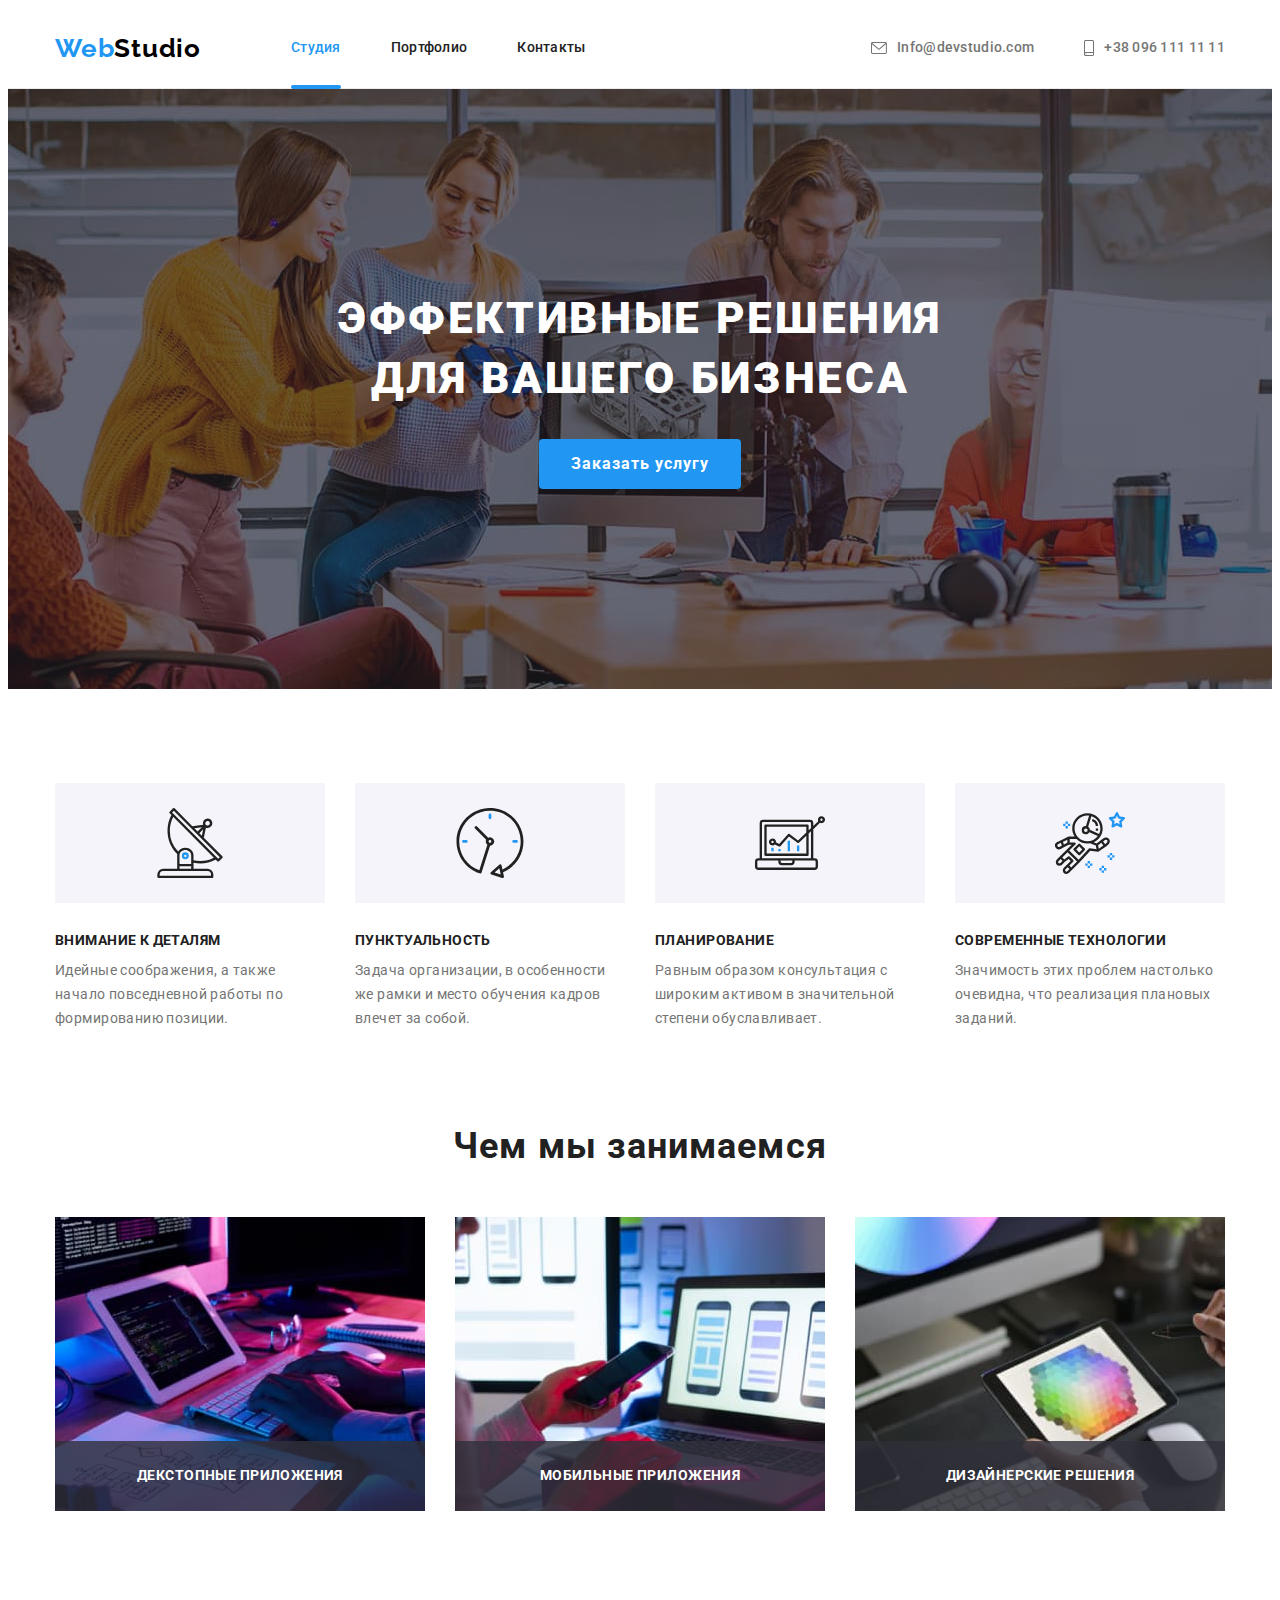
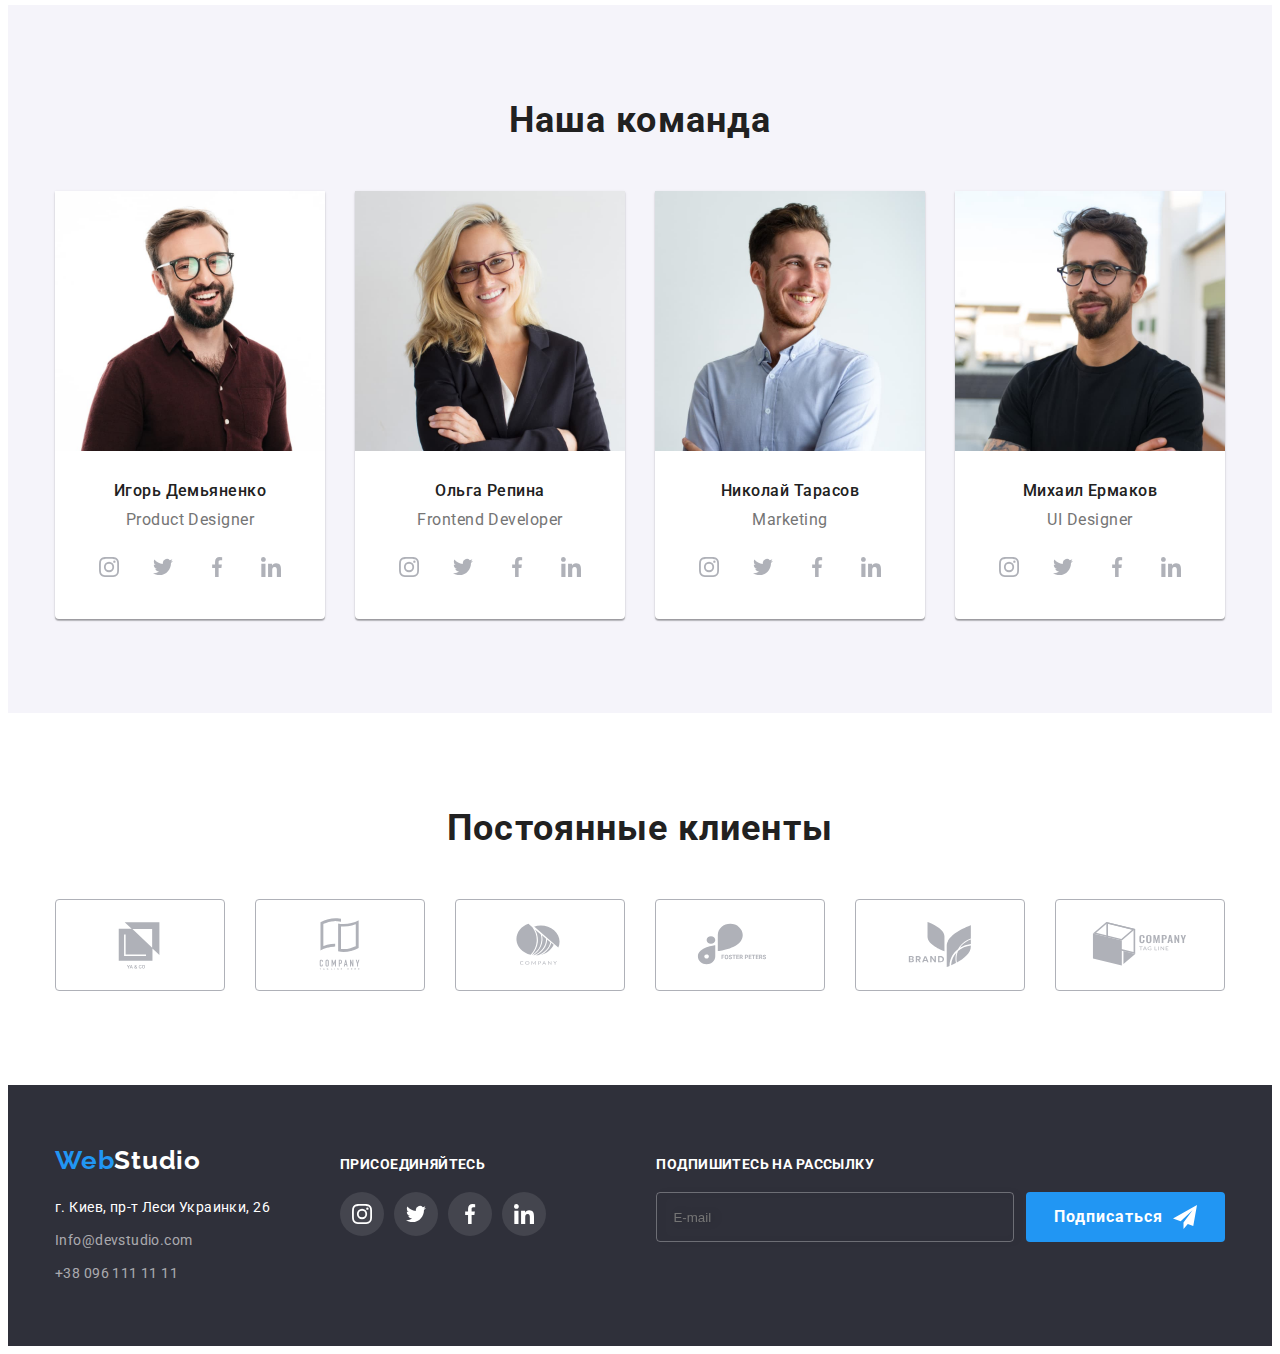
<file: index.html>
<!DOCTYPE html>
<html lang="ru">

<head>
    <meta charset="UTF-8">
    <meta http-equiv="X-UA-Compatible" content="IE=edge" />
    <meta name="viewport" content="width=device-width, initial-scale=1.0" />
    <title>Web Studio</title>
    <link rel="preconnect" href="https://fonts.googleapis.com" />
    <link rel="preconnect" href="https://fonts.gstatic.com" crossorigin />
    <link
        href="https://fonts.googleapis.com/css2?family=Raleway:wght@700&family=Roboto:wght@400;500;700;900&display=swap"
        rel="stylesheet" />
    <link rel="stylesheet" href="https://cdnjs.cloudflare.com/ajax/libs/modern-normalize/1.1.0/modern-normalize.min.css"
        integrity="sha512-wpPYUAdjBVSE4KJnH1VR1HeZfpl1ub8YT/NKx4PuQ5NmX2tKuGu6U/JRp5y+Y8XG2tV+wKQpNHVUX03MfMFn9Q=="
        crossorigin="anonymous" referrerpolicy="no-referrer" />
    <link rel="stylesheet" href="./css/style.css" />
</head>

<body>
    <!--Header-->
    <header class="header">
        <div class="container header-container">
            <nav class="header-nav">
                <a href="" class="header-logo link"><span class="logo-span">Web</span>Studio</a>
                <ul class="header-list list">
                    <li class="header-item">
                        <a class="header-link current link" href="./index.html">Студия</a>
                    </li>
                    <li class="header-item">
                        <a class="header-link link" href="./porfolio.html">Портфолио</a>
                    </li>
                    <li class="header-item">
                        <a class="header-link link" href="">Контакты</a>
                    </li>
                </ul>
            </nav>

            <ul class="header-contact-list list">
                <li class="header-item-contact">
                    <a class="header-link-contakt link" href="mailto:info@devstudio.com">
                        <svg class="header-svg" width="16px" height="12px">
                            <use href="./images/symbol-defs.svg#icon-envelope">
                            </use>
                        </svg>
                        Info@devstudio.com
                    </a>
                </li>
                <li class="header-item-contact"><a class="header-link-contakt phone link" href="tel:+380961111111">
                        <svg class="header-svg" width="10px" height="16px">
                            <use href="./images/symbol-defs.svg#icon-smartphone">
                            </use>
                        </svg>

                        +38 096 111 11 11</a></li>
            </ul>
        </div>
    </header>
    <!--Main-->
    <main class="main">
        <!--Heroy-->
        <section class="section-heroy overlay">
            <div class="container heroy-container">
                <h1 class="heroy-title">эффективные решения для вашего бизнеса</h1>
                <button data-modal-open class="section-heroy-bt bt" type="button">Заказать услугу</button>
            </div>
        </section>
        <!--Zest-->
        <section class="section">
            <div class="container zest-container">
                <h2 class="section-title-two-hidden" hidden>описание изюминок студии</h2>
                <ul class="zest-list list">
                    <li class="zest-item">
                        <div class="zest-icon">
                            <svg class="zest-icon-item" width="70px" height="70px">
                                <use href="./images/symbol-defs.svg#icon-antenna-1" class="zest-svg">
                                </use>
                            </svg>
                        </div>
                        <h3 class="zest-item-three">внимание к деталям</h3>
                        <p class="zest-p">Идейные соображения, а также начало повседневной работы по формированию
                            позиции.
                        </p>
                    </li>
                    <li class="zest-item icon-clock">
                        <div class="zest-icon">
                            <svg class="zest-icon-item" width="70px" height="70px">
                                <use href="./images/symbol-defs.svg#icon-clock-1" class="zest-svg">
                                </use>
                            </svg>
                        </div>
                        <h3 class="zest-item-three">пунктуальность</h3>
                        <p class="zest-p">Задача организации, в особенности же рамки и место обучения кадров влечет за
                            собой.</p>
                    </li>
                    <li class="zest-item icon-diagram">
                        <div class="zest-icon">
                            <svg class="zest-icon-item" width="70px" height="70px">
                                <use href="./images/symbol-defs.svg#icon-diagram-1" class="zest-svg">
                                </use>
                            </svg>
                        </div>
                        <h3 class="zest-item-three">планирование</h3>
                        <p class="zest-p">Равным образом консультация с широким активом в значительной степени
                            обуславливает.</p>
                    </li>
                    <li class="zest-item icon-astronaut">
                        <div class="zest-icon">
                            <svg class="zest-icon-item" width="70px" height="70px">
                                <use href="./images/symbol-defs.svg#icon-astronaut-1" class="zest-svg">
                                </use>
                            </svg>
                        </div>
                        <h3 class="zest-item-three">современные технологии</h3>
                        <p class="zest-p">Значимость этих проблем настолько очевидна, что реализация плановых заданий.
                        </p>
                    </li>
                </ul>
            </div>
        </section>
        <!--About-->
        <section class=" section section-about">
            <div class="container about-container">
                <h2 class="section-title-two about">Чем мы занимаемся</h2>
                <ul class="about-list list">
                    <li class="about-img">
                        <div class="about-signature"><img src="./images/about-img-1.jpg" alt="разработка сайта"
                                width="370" height="294">
                            <p class="about-signature-text">ДЕКСТОПНЫЕ ПРИЛОЖЕНИЯ</p>
                        </div>
                    </li>
                    <li class="about-img">
                        <div class="about-signature"><img src="./images/about-img-2.jpg" alt="оптимизация для телефонов"
                                width="370" height="294">
                            <p class="about-signature-text">МОБИЛЬНЫЕ ПРИЛОЖЕНИЯ</p>
                        </div>
                    </li>
                    <li class="about-img">
                        <div class="about-signature"><img src="./images/about-img-3.jpg" alt="оптимизация для планшетов"
                                width="370" height="294">
                            <p class="about-signature-text">ДИЗАЙНЕРСКИЕ РЕШЕНИЯ</p>
                        </div>
                    </li>
                </ul>
            </div>
        </section>
        <!--Our team-->
        <section class="section section-team">
            <div class="container team-container">
                <h2 class="section-title-two">Наша команда</h2>
                <ul class="team-list list">
                    <li class="team-item">
                        <img class="team-img" src="./images/team-img-1.jpg" alt="Игорь Демьяненко" width="270"
                            height="260">
                        <div class="team-name">
                            <h3 class="team-title-three">Игорь Демьяненко</h3>
                            <p class="team-p">Product Designer</p>
                            <ul class="soc-list list">
                                <li class="soc-item">
                                    <a href="" class="soc-link link">
                                        <svg class="svg-soc" width="20px" height="20px">
                                            <use href="./images/symbol-defs.svg#icon-instagram" class="svg-soc-icon">
                                            </use>
                                        </svg>
                                    </a>
                                </li>
                                <li class="soc-item">
                                    <a href="" class="soc-link link">
                                        <svg class="svg-soc" width="20px" height="20px">
                                            <use href="./images/symbol-defs.svg#icon-twitter" class="svg-soc-icon">
                                            </use>
                                        </svg>
                                    </a>
                                </li>
                                <li class="soc-item">
                                    <a href="" class="soc-link link">
                                        <svg class="svg-soc" width="20px" height="20px">
                                            <use href="./images/symbol-defs.svg#icon-facebook" class="svg-soc-icon">
                                            </use>
                                        </svg>
                                    </a>
                                </li>
                                <li class="soc-item">
                                    <a href="" class="soc-link link">
                                        <svg class="svg-soc" width="20px" height="20px">
                                            <use href="./images/symbol-defs.svg#icon-linkedin" class="svg-soc-icon">
                                            </use>
                                        </svg>
                                    </a>
                                </li>
                            </ul>
                        </div>
                    </li>
                    <li class="team-item">
                        <img class="team-img" src="./images/team-img-2.jpg" alt="Ольга Репина" width="270" height="260">
                        <div class="team-name">
                            <h3 class="team-title-three">Ольга Репина</h3>
                            <p class="team-p">Frontend Developer</p>
                            <ul class="soc-list list">
                                <li class="soc-item">
                                    <a href="" class="soc-link link">
                                        <svg class="svg-soc" width="20px" height="20px">
                                            <use href="./images/symbol-defs.svg#icon-instagram" class="svg-soc-icon">
                                            </use>
                                        </svg>
                                    </a>
                                </li>
                                <li class="soc-item">
                                    <a href="" class="soc-link link">
                                        <svg class="svg-soc" width="20px" height="20px">
                                            <use href="./images/symbol-defs.svg#icon-twitter" class="svg-soc-icon">
                                            </use>
                                        </svg>
                                    </a>
                                </li>
                                <li class="soc-item">
                                    <a href="" class="soc-link link">
                                        <svg class="svg-soc" width="20px" height="20px">
                                            <use href="./images/symbol-defs.svg#icon-facebook" class="svg-soc-icon">
                                            </use>
                                        </svg>
                                    </a>
                                </li>
                                <li class="soc-item">
                                    <a href="" class="soc-link link">
                                        <svg class="svg-soc" width="20px" height="20px">
                                            <use href="./images/symbol-defs.svg#icon-linkedin" class="svg-soc-icon">
                                            </use>
                                        </svg>
                                    </a>
                                </li>
                            </ul>
                        </div>
                    </li>
                    <li class="team-item">
                        <img class="team-img" src="./images/team-img-3.jpg" alt="Николай Тарасов" width="270"
                            height="260">
                        <div class="team-name">
                            <h3 class="team-title-three">Николай Тарасов</h3>
                            <p class="team-p">Marketing</p>
                            <ul class="soc-list list">
                                <li class="soc-item">
                                    <a href="" class="soc-link link">
                                        <svg class="svg-soc" width="20px" height="20px">
                                            <use href="./images/symbol-defs.svg#icon-instagram" class="svg-soc-icon">
                                            </use>
                                        </svg>
                                    </a>
                                </li>
                                <li class="soc-item">
                                    <a href="" class="soc-link link">
                                        <svg class="svg-soc" width="20px" height="20px">
                                            <use href="./images/symbol-defs.svg#icon-twitter" class="svg-soc-icon">
                                            </use>
                                        </svg>
                                    </a>
                                </li>
                                <li class="soc-item">
                                    <a href="" class="soc-link link">
                                        <svg class="svg-soc" width="20px" height="20px">
                                            <use href="./images/symbol-defs.svg#icon-facebook" class="svg-soc-icon">
                                            </use>
                                        </svg>
                                    </a>
                                </li>
                                <li class="soc-item">
                                    <a href="" class="soc-link link">
                                        <svg class="svg-soc" width="20px" height="20px">
                                            <use href="./images/symbol-defs.svg#icon-linkedin" class="svg-soc-icon">
                                            </use>
                                        </svg>
                                    </a>
                                </li>
                            </ul>
                        </div>
                    </li>
                    <li class="team-item">
                        <img class="team-img" src="./images/team-img-4.jpg" alt="Михаил Ермаков" width="270"
                            height="260">
                        <div class="team-name">
                            <h3 class="team-title-three">Михаил Ермаков</h3>
                            <p class="team-p">UI Designer</p>
                            <ul class="soc-list list">
                                <li class="soc-item">
                                    <a href="" class="soc-link link">
                                        <svg class="svg-soc" width="20px" height="20px">
                                            <use href="./images/symbol-defs.svg#icon-instagram" class="svg-soc-icon">
                                            </use>
                                        </svg>
                                    </a>
                                </li>
                                <li class="soc-item">
                                    <a href="" class="soc-link link">
                                        <svg class="svg-soc" width="20px" height="20px">
                                            <use href="./images/symbol-defs.svg#icon-twitter" class="svg-soc-icon">
                                            </use>
                                        </svg>
                                    </a>
                                </li>
                                <li class="soc-item">
                                    <a href="" class="soc-link link">
                                        <svg class="svg-soc" width="20px" height="20px">
                                            <use href="./images/symbol-defs.svg#icon-facebook" class="svg-soc-icon">
                                            </use>
                                        </svg>
                                    </a>
                                </li>
                                <li class="soc-item">
                                    <a href="" class="soc-link link">
                                        <svg class="svg-soc" width="20px" height="20px">
                                            <use href="./images/symbol-defs.svg#icon-linkedin" class="svg-soc-icon">
                                            </use>
                                        </svg>
                                    </a>
                                </li>
                            </ul>
                        </div>
                    </li>
                </ul>
            </div>
        </section>
        <!--Regular customers-->
        <section class="section-customers section">
            <div class="container customers-container">
                <h2 class="section-title-two">Постоянные клиенты</h2>
                <ul class="customers-list list">
                    <li class="customers-item">
                        <a href="" class="customers-link link">
                            <svg class="customers-svg" width="106px" height="60px">
                                <use href="./images/symbol-defs.svg#icon-Logo-1" class="customers-svg-item">
                                </use>
                            </svg>
                        </a>
                    </li>
                    <li class="customers-item">
                        <a href="" class="customers-link link">
                            <svg class="customers-svg" width="106px" height="60px">
                                <use href="./images/symbol-defs.svg#icon-Logo-2" class="customers-svg-item">
                                </use>
                            </svg>
                        </a>
                    </li>
                    <li class="customers-item">
                        <a href="" class="customers-link link">
                            <svg class="customers-svg" width="106px" height="60px">
                                <use href="./images/symbol-defs.svg#icon-Logo-3" class="customers-svg-item">
                                </use>
                            </svg>
                        </a>
                    </li>
                    <li class="customers-item">
                        <a href="" class="customers-link link">
                            <svg class="customers-svg" width="106px" height="60px">
                                <use href="./images/symbol-defs.svg#icon-Logo-4" class="customers-svg-item">
                                </use>
                            </svg>
                        </a>
                    </li>
                    <li class="customers-item">
                        <a href="" class="customers-link link">
                            <svg class="customers-svg" width="106px" height="60px">
                                <use href="./images/symbol-defs.svg#icon-Logo-5" class="customers-svg-item">
                                </use>
                            </svg>
                        </a>
                    </li>
                    <li class="customers-item">
                        <a href="" class="customers-link link">
                            <svg class="customers-svg" width="106px" height="60px">
                                <use href="./images/symbol-defs.svg#icon-Logo-6" class="customers-svg-item">
                                </use>
                            </svg>
                        </a>
                    </li>
                </ul>
            </div>
        </section>

    </main>
    <!--Footer-->
    <footer class="footer">
        <div class="container footer-container">
            <div class="footer-contakt">
                <a href="" class="footer-logo link"><span class="logo-span">Web</span>Studio</a>
                <address class="address">
                    <ul class="footer-list list">
                        <li class="footer-item"><a class="footer-link-adress link" href="">г. Киев, пр-т Леси Украинки,
                                26</a>
                        </li>
                        <li class="footer-item"><a class="footer-link link"
                                href="mailto:info@devstudio.com">Info@devstudio.com</a></li>
                        <li class="footer-item"><a class="footer-link link" href="tel:+380961111111">+38 096 111 11
                                11</a>
                        </li>
                    </ul>
                </address>
            </div>
            <div class="footer-soc">
                <strong class="footer-strong">присоединяйтесь</strong>
                <ul class="footer-soc-list list">
                    <li class="footer-soc-item">
                        <a href="" class="footer-soc-link link">
                            <svg class="svg-soc" width="20px" height="20px">
                                <use href="./images/symbol-defs.svg#icon-instagram" class="svg-soc-icon">
                                </use>
                            </svg>
                        </a>
                    </li>
                    <li class="footer-soc-item">
                        <a href="" class="footer-soc-link link">
                            <svg class="svg-soc" width="20px" height="20px">
                                <use href="./images/symbol-defs.svg#icon-twitter" class="svg-soc-icon">
                                </use>
                            </svg>
                        </a>
                    </li>
                    <li class="footer-soc-item">
                        <a href="" class="footer-soc-link link">
                            <svg class="svg-soc" width="20px" height="20px">
                                <use href="./images/symbol-defs.svg#icon-facebook" class="svg-soc-icon">
                                </use>
                            </svg>
                        </a>
                    </li>
                    <li class="footer-soc-item">
                        <a href="" class="footer-soc-link link">
                            <svg class="svg-soc" width="20px" height="20px">
                                <use href="./images/symbol-defs.svg#icon-linkedin" class="svg-soc-icon">
                                </use>
                            </svg>
                        </a>
                    </li>
                </ul>
            </div>
            <div class="footer-subscribe">
                <strong class="footer-strong">Подпишитесь на рассылку</strong>
                <form class="subscribe" action="#">
                    <div class="subscribe-email">
                        <label class="subscribe-label" for="email"></label>
                        <input type="email" name="email" id="email" placeholder="E-mail" class="subscribe-input" />
                        <button class="section-heroy-bt subscribe-button" type="submit">
                            <span class="subscribe-btn-text">Подписаться</span>
                            <svg class="svg-subscribe" width="24" height="24">
                                <use href="./images/symbol-defs.svg#icon-icon-send-1" class="svg-send">
                                </use>
                            </svg>
                        </button>
                    </div>
                </form>
            </div>
        </div>

    </footer>
    <div data-modal class="backdrop is-hidden">
        <div class="modal">
            <button data-modal-close class="close-button bt" type="button"><svg class="svg-modal" width="11px"
                    height="11px">
                    <use href="./images/symbol-defs.svg#icon-Vector-1"></use>
                </svg>
            </button>
            <form action="#" class="form-modal">
                <p class="modal-title">Оставьте свои данные, мы вам перезвоним</p>
                <div class="form-part">
                    <label class="form-label" for="user-name">Имя</label>
                    <span class="form-modal-spam">
                        <input class="form-input" type="text" name="user-name" id="user-name" />
                        <svg class="form-icon" width="18" height="18">
                            <use class="svg-modal" href="./images/symbol-defs.svg#icon-person-black-18dp-1-1">
                            </use>
                        </svg>
                    </span>
                </div>
                <div class="form-part">
                    <label class="form-label" for="tel">Телефон</label>
                    <span class="form-modal-spam">
                        <input class="form-input" type="tel" name="tel" id="tel" />
                        <svg class="form-icon" width="18" height="18">
                            <use class="svg-modal" href="./images/symbol-defs.svg#icon-phone-black-18dp-1-1">
                            </use>
                        </svg>
                    </span>
                </div>
                <div class="form-part">
                    <label class="form-label" for="user-mail">Почта</label>
                    <span class="form-modal-spam">
                        <input class="form-input" type="email" name="user-mail" id="user-mail" />
                        <svg class="form-icon" width="18" height="18">
                            <use class="svg-modal" href="./images/symbol-defs.svg#icon-email-black-18dp-1-1">
                            </use>
                        </svg>
                    </span>
                </div>
                <div class="form-part form-part-comment">
                    <label class="form-label">Комментарий</label>
                    <textarea
                    name="user-comments"
                    id="user-comments"
                    placeholder="Введите текст"
                    class="form-comments"
                    ></textarea>
                </div>
                <div class="form-modal-checkbox">
                    <input class="modal-checkbox visually-hidden " type="checkbox" id="modal-checkbox" />
                    <label class="form-label-checkbox " for="modal-checkbox">
                        <span class="checkbox-link">
                            <svg class="check-icon" width="11" height="8">
                                <use class="svg-modal" href="./images/symbol-defs.svg#icon-icon-chek">
                                </use>
                            </svg>
                        </span>
                        Соглашаюсь с рассылкой и принимаю&#160;
                        <a class="check-link" href="">Условия договора</a>
                    </label>
                </div>
                <button class="section-heroy-bt modal-btn bt" type="submit">Отправить
                </button>
            </form>
        </div>
    </div>
    <script src="./js/modal.js"></script>


</body>

</html>
</file>
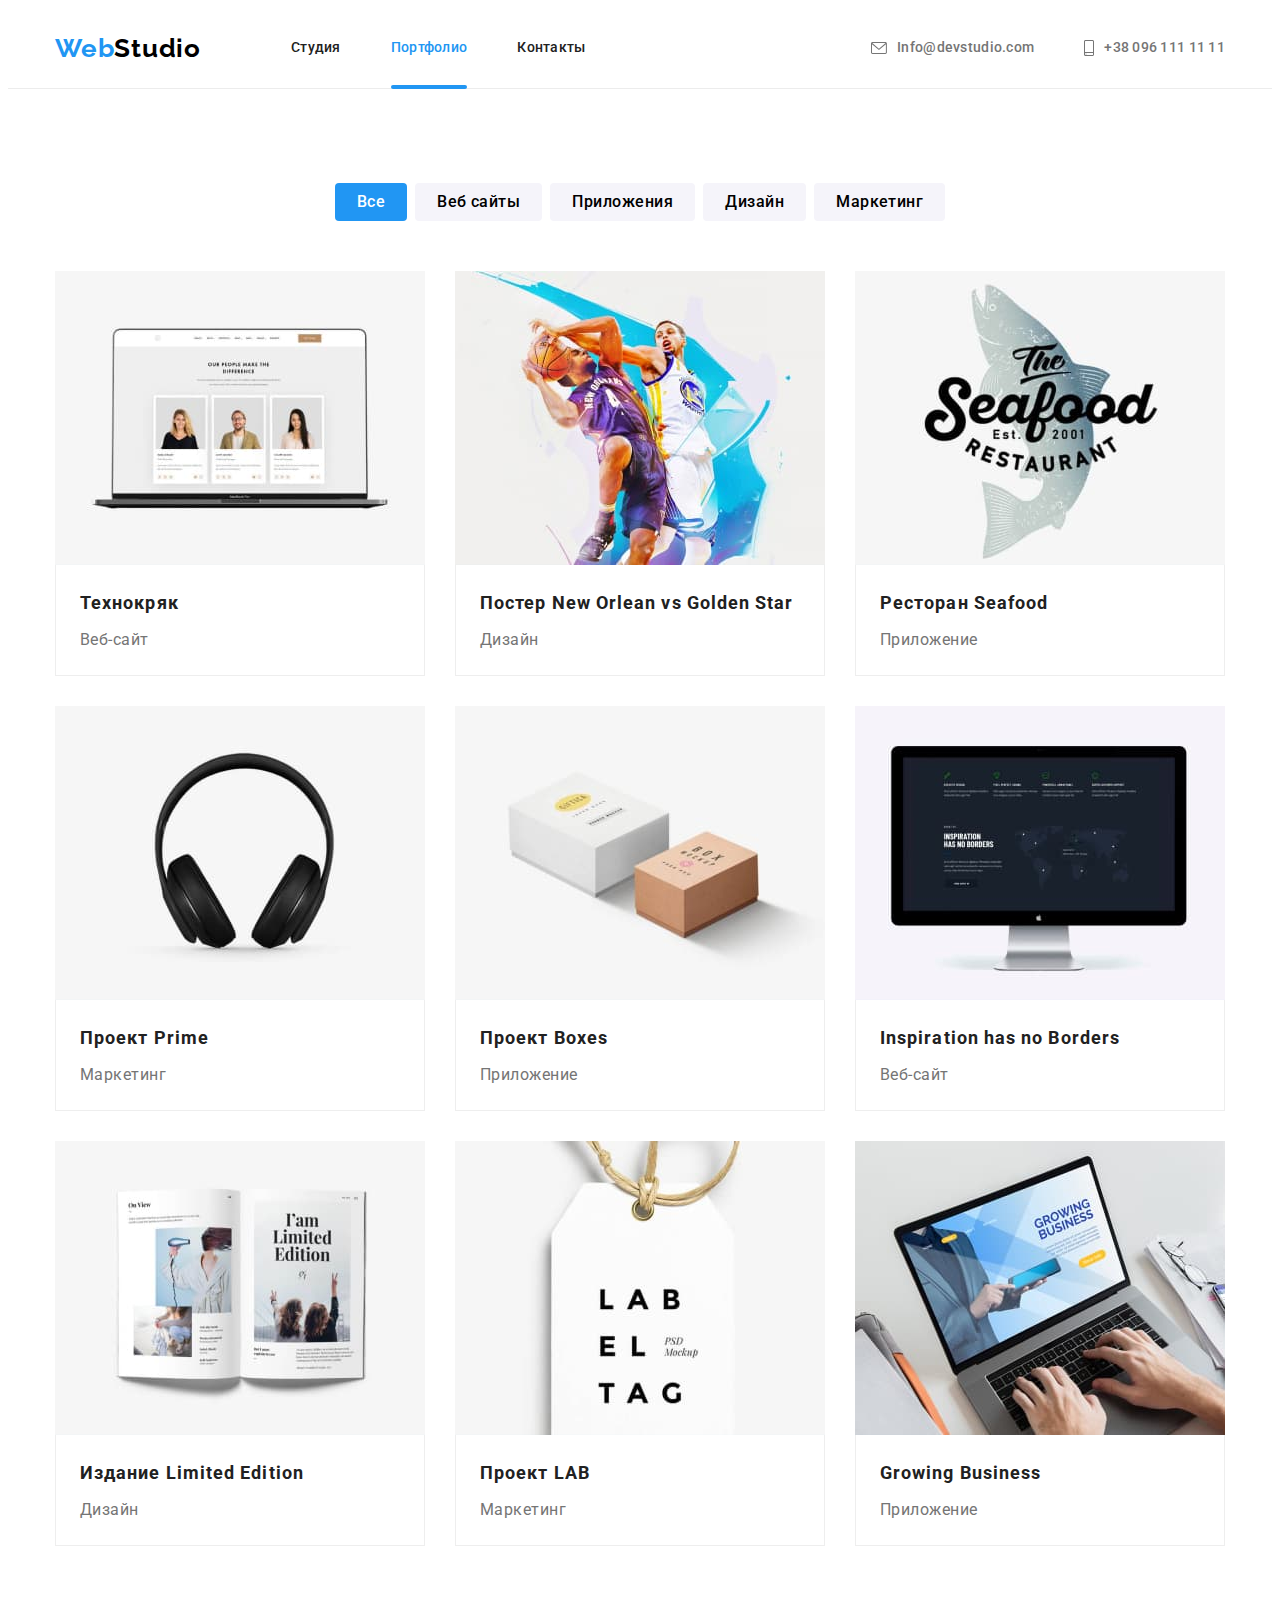
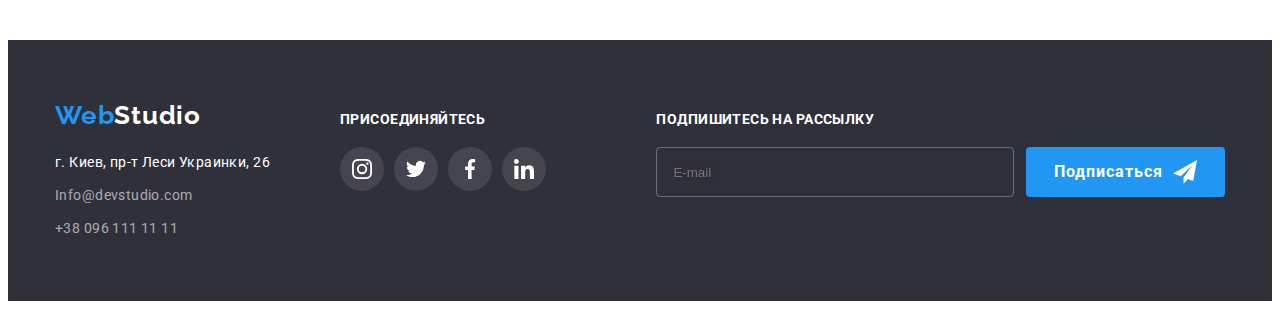
<file: porfolio.html>
<!DOCTYPE html>
<html lang="ru">

<head>
    <meta charset="UTF-8">
    <meta http-equiv="X-UA-Compatible" content="IE=edge" />
    <meta name="viewport" content="width=device-width, initial-scale=1.0" />
    <title>Portfolio</title>
    <link rel="preconnect" href="https://fonts.googleapis.com">
    <link rel="preconnect" href="https://fonts.gstatic.com" crossorigin>
    <link
        href="https://fonts.googleapis.com/css2?family=Raleway:wght@700;900&family=Roboto:wght@400;500;700&display=swap"
        rel="stylesheet">
    <link rel="stylesheet" href="https://cdnjs.cloudflare.com/ajax/libs/modern-normalize/1.1.0/modern-normalize.min.css"
        integrity="sha512-wpPYUAdjBVSE4KJnH1VR1HeZfpl1ub8YT/NKx4PuQ5NmX2tKuGu6U/JRp5y+Y8XG2tV+wKQpNHVUX03MfMFn9Q=="
        crossorigin="anonymous" referrerpolicy="no-referrer" />
    <link rel="stylesheet" href="./css/style.css" />
</head>

<body>
    <!--Header-->
    <header class="header">
        <div class="container header-container">
            <nav class="header-nav">
                <a href="" class="header-logo link"><span class="logo-span">Web</span>Studio</a>
                <ul class="header-list list">
                    <li class="header-item">
                        <a class="header-link link" href="./index.html">Студия</a>
                    </li>
                    <li class="header-item">
                        <a class="header-link current link" href="./porfolio.html">Портфолио</a>
                    </li>
                    <li class="header-item">
                        <a class="header-link link" href="">Контакты</a>
                    </li>
                </ul>
            </nav>

            <ul class="header-contact-list list">
                <li class="header-item-contact">
                    <a class="header-link-contakt link" href="mailto:info@devstudio.com">
                        <svg class="header-svg" width="16px" height="12px">
                            <use href="./images/symbol-defs.svg#icon-envelope">
                            </use>
                        </svg>
                        Info@devstudio.com
                    </a>
                </li>
                <li class="header-item-contact"><a class="header-link-contakt phone link" href="tel:+380961111111">
                        <svg class="header-svg" width="10px" height="16px">
                            <use href="./images/symbol-defs.svg#icon-smartphone">
                            </use>
                        </svg>

                        +38 096 111 11 11</a></li>
            </ul>
        </div>
    </header>
    <!--Main-->
    <main>
        <!--Portfolio-->
        <section class=" section section-portfolio">
            <div class="container portfolio-container">
                <h1 class="portfolio-hidden" hidden>Портфолио</h1>
                <ul class="portfolio-group list">
                    <li class="portfolio-item">
                        <button class="portfolio-bt pcurrent bt" type="button">Все</button>
                    </li>
                    <li class="portfolio-item">
                        <button class="portfolio-bt bt" type="button">Веб сайты</button>
                    </li>
                    <li class="portfolio-item">
                        <button class="portfolio-bt bt" type="button">Приложения</button>
                    </li>
                    <li class="portfolio-item">
                        <button class="portfolio-bt bt" type="button">Дизайн</button>
                    </li>
                    <li class="portfolio-item">
                        <button class="portfolio-bt bt" type="button">Маркетинг</button>
                    </li>
                </ul>
                <ul class="portfolio-list list">
                    <li class="portfolio-all">
                        <a href="" class="portfolio-link link">
                            <div class="portfolio-overlay">
                                <img class="portfolio-img" src="./images/portfolio-all-1.jpg" alt="Технокряк"
                                    width="370" height="294">
                                <div class="portfolio-overlay-text">
                                    <p class="overlay-text">Технокряк это современная площадка распространения
                                        коронавируса. Компании используют эту платформу для цифрового
                                        шпионажа и атак на защищённые сервера конкурентов.</p>
                                </div>
                            </div>
                            <div class="signature">
                                <h2 class="portfolio-title-two">Технокряк</h2>
                                <p class="portfolio-p">Веб-сайт</p>
                            </div>
                        </a>
                    </li>
                    <li class="portfolio-all">
                        <a href="" class="portfolio-link link">
                            <div class="portfolio-overlay">
                                <img class="portfolio-img" src="./images/portfolio-all-2.jpg"
                                    alt="Постер New Orlean vs Golden Star" width="370" height="294">
                                <div class="portfolio-overlay-text">
                                    <p class="overlay-text">Технокряк это современная площадка распространения
                                        коронавируса. Компании используют эту
                                        платформу для цифрового
                                        шпионажа и атак на защищённые сервера конкурентов.</p>
                                </div>
                            </div>
                            <div class="signature">
                                <h2 class="portfolio-title-two">Постер New Orlean vs Golden Star</h2>
                                <p class="portfolio-p">Дизайн</p>
                            </div>
                        </a>
                    </li>
                    <li class="portfolio-all">
                        <a href="" class="portfolio-link link">
                            <div class="portfolio-overlay">
                                <img class="portfolio-img" src="./images/portfolio-all-3.jpg" alt="Ресторан Seafood"
                                    width="370" height="294">
                                <div class="portfolio-overlay-text">
                                    <p class="overlay-text">Технокряк это современная площадка распространения
                                        коронавируса. Компании используют эту
                                        платформу для цифрового
                                        шпионажа и атак на защищённые сервера конкурентов.</p>
                                </div>
                            </div>
                            <div class="signature">
                                <h2 class="portfolio-title-two">Ресторан Seafood</h2>
                                <p class="portfolio-p">Приложение</p>
                            </div>
                        </a>
                    </li>
                    <li class="portfolio-all">
                        <a href="" class="portfolio-link link">
                            <div class="portfolio-overlay">
                                <img class="portfolio-img" src="./images/portfolio-all-4.jpg" alt="Проект Prime"
                                    width="370" height="294">
                                <div class="portfolio-overlay-text">
                                    <p class="overlay-text">Технокряк это современная площадка распространения
                                        коронавируса. Компании используют эту
                                        платформу для цифрового
                                        шпионажа и атак на защищённые сервера конкурентов.</p>
                                </div>
                            </div>
                            <div class="signature">
                                <h2 class="portfolio-title-two">Проект Prime</h2>
                                <p class="portfolio-p">Маркетинг</p>
                            </div>
                        </a>
                    </li>
                    <li class="portfolio-all">
                        <a href="" class="portfolio-link link">
                            <div class="portfolio-overlay">
                                <img class="portfolio-img" src="./images/portfolio-all-5.jpg" alt="Проект Boxes"
                                    width="370" height="294">
                                <div class="portfolio-overlay-text">
                                    <p class="overlay-text">Технокряк это современная площадка распространения
                                        коронавируса. Компании используют эту
                                        платформу для цифрового
                                        шпионажа и атак на защищённые сервера конкурентов.</p>
                                </div>
                            </div>
                            <div class="signature">
                                <h2 class="portfolio-title-two">Проект Boxes</h2>
                                <p class="portfolio-p">Приложение</p>
                            </div>
                        </a>
                    </li>
                    <li class="portfolio-all">
                        <a href="" class="portfolio-link link">
                            <div class="portfolio-overlay">
                                <img class="portfolio-img" src="./images/portfolio-all-6.jpg"
                                    alt="Inspiration has no Borders" width="370" height="294">
                                <div class="portfolio-overlay-text">
                                    <p class="overlay-text">Технокряк это современная площадка распространения
                                        коронавируса. Компании используют эту
                                        платформу для цифрового
                                        шпионажа и атак на защищённые сервера конкурентов.</p>
                                </div>
                            </div>
                            <div class="signature">
                                <h2 class="portfolio-title-two">Inspiration has no Borders</h2>
                                <p class="portfolio-p">Веб-сайт</p>
                            </div>
                        </a>
                    </li>
                    <li class="portfolio-all">
                        <a href="" class="portfolio-link link">
                            <div class="portfolio-overlay">
                                <img class="portfolio-img" src="./images/portfolio-all-7.jpg"
                                    alt="Издание Limited Edition" width="370" height="294">
                                <div class="portfolio-overlay-text">
                                    <p class="overlay-text">Технокряк это современная площадка распространения
                                        коронавируса. Компании используют эту
                                        платформу для цифрового
                                        шпионажа и атак на защищённые сервера конкурентов.</p>
                                </div>
                            </div>
                            <div class="signature">
                                <h2 class="portfolio-title-two">Издание Limited Edition</h2>
                                <p class="portfolio-p">Дизайн</p>
                            </div>
                        </a>
                    </li>
                    <li class="portfolio-all">
                        <a href="" class="portfolio-link link">
                            <div class="portfolio-overlay">
                                <img class="portfolio-img" src="./images/portfolio-all-8.jpg" alt="Проект LAB"
                                    width="370" height="294">
                                <div class="portfolio-overlay-text">
                                    <p class="overlay-text">Технокряк это современная площадка распространения
                                        коронавируса. Компании используют эту
                                        платформу для цифрового
                                        шпионажа и атак на защищённые сервера конкурентов.</p>
                                </div>
                            </div>
                            <div class="signature">
                                <h2 class="portfolio-title-two">Проект LAB</h2>
                                <p class="portfolio-p">Маркетинг</p>
                            </div>
                        </a>
                    </li>
                    <li class="portfolio-all">
                        <a href="" class="portfolio-link link">
                            <div class="portfolio-overlay">
                                <img class="portfolio-img" src="./images/portfolio-all-9.jpg" alt="Growing Business"
                                    width="370" height="294">
                                <div class="portfolio-overlay-text">
                                    <p class="overlay-text">Технокряк это современная площадка распространения
                                        коронавируса. Компании используют эту
                                        платформу для цифрового
                                        шпионажа и атак на защищённые сервера конкурентов.</p>
                                </div>
                            </div>
                            <div class="signature">
                                <h2 class="portfolio-title-two">Growing Business</h2>
                                <p class="portfolio-p">Приложение</p>
                            </div>
                        </a>
                    </li>

                </ul>
            </div>
        </section>
    </main>

    <!--Footer-->
    <footer class="footer">
        <div class="container footer-container">
            <div class="footer-contakt">
                <a href="" class="footer-logo link"><span class="logo-span">Web</span>Studio</a>
                <address class="address">
                    <ul class="footer-list list">
                        <li class="footer-item"><a class="footer-link-adress link" href="">г. Киев, пр-т Леси Украинки,
                                26</a>
                        </li>
                        <li class="footer-item"><a class="footer-link link"
                                href="mailto:info@devstudio.com">Info@devstudio.com</a></li>
                        <li class="footer-item"><a class="footer-link link" href="tel:+380961111111">+38 096 111 11
                                11</a>
                        </li>
                    </ul>
                </address>
            </div>
            <div class="footer-soc">
                <strong class="footer-strong">присоединяйтесь</strong>
                <ul class="footer-soc-list list">
                    <li class="footer-soc-item">
                        <a href="" class="footer-soc-link link">
                            <svg class="svg-soc" width="20px" height="20px">
                                <use href="./images/symbol-defs.svg#icon-instagram" class="svg-soc-icon">
                                </use>
                            </svg>
                        </a>
                    </li>
                    <li class="footer-soc-item">
                        <a href="" class="footer-soc-link link">
                            <svg class="svg-soc" width="20px" height="20px">
                                <use href="./images/symbol-defs.svg#icon-twitter" class="svg-soc-icon">
                                </use>
                            </svg>
                        </a>
                    </li>
                    <li class="footer-soc-item">
                        <a href="" class="footer-soc-link link">
                            <svg class="svg-soc" width="20px" height="20px">
                                <use href="./images/symbol-defs.svg#icon-facebook" class="svg-soc-icon">
                                </use>
                            </svg>
                        </a>
                    </li>
                    <li class="footer-soc-item">
                        <a href="" class="footer-soc-link link">
                            <svg class="svg-soc" width="20px" height="20px">
                                <use href="./images/symbol-defs.svg#icon-linkedin" class="svg-soc-icon">
                                </use>
                            </svg>
                        </a>
                    </li>
                </ul>
            </div>
            <div class="footer-subscribe">
                <strong class="footer-strong">Подпишитесь на рассылку</strong>
                <form class="subscribe" action="#">
                    <div class="subscribe-email">
                        <label class="subscribe-label" for="email"></label>
                        <input type="email" name="email" id="email" placeholder="E-mail" class="subscribe-input" />
                        <button class="section-heroy-bt subscribe-button" type="submit">
                            <span class="subscribe-btn-text">Подписаться</span>
                            <svg class="svg-subscribe" width="24" height="24">
                                <use href="./images/symbol-defs.svg#icon-icon-send-1" class="svg-send">
                                </use>
                            </svg>
                        </button>
                    </div>
                </form>
            </div>
        </div>

    </footer>

</body>

</html>
</file>
<file: css/style.css>
:root {
    --title-secondary-color: #212121;
    --primary-text-color: #757575;
    --accent-color: #2196F3;
    --lite-text-color: #ffffff;
    --logo-color: #000000;
    --background-section: #F5F4FA;
    --section-color: #2F303A;
    --border-color: #EEEEEE;
    --icon-color: #AFB1B8;
    --backround-about: rgba(47, 48, 58, 0.8);
    --background-overwlof: rgba(33, 150, 243, 0.9);
    --backdrop: rgba(0, 0, 0, 0.2);
    --border-modal-button: rgba(0, 0, 0, 0.1);
    --footer-border: rgba(255, 255, 255, 0.3);
    --subscribe-text: rgba(255, 255, 255, 0.6);
    --border-modal-form: rgba(33, 33, 33, 0.2);
    --comments-text: rgba(117, 117, 117, 0.5);
    }
p,
h1,
h2,
h3,
h4,
h5,
h6 {
    margin: 0;
}
*, ::after, ::before {
    box-sizing: border-box;
}
ul {
    margin: 0;
    padding-left: 0;
}

img {
    display: block;
    max-width: 100%;
    height: auto;
}

body {
    font-family: "Roboto", sans-serif;
    color: var(--title-secondary-color);
    background-color: var(--lite-text-color);
    letter-spacing: 0.03em;
}
.list {
    list-style: none;
    margin: 0;
    padding: 0;
}
.link {
text-decoration: none;
transition-property: color;
transition-duration: 250ms;
transition-timing-function: cubic-bezier(0.4, 0, 0.2, 1);
}
.link:hover,
.link:focus {
    color: var(--accent-color);
}

.logo-span {
    color: var(--accent-color);
}
.bt {
    cursor: pointer;
}
.visually-hidden {
    position: absolute;
    width: 1px;
    height: 1px;
    margin: -1px;
    padding: 0;
    overflow: hidden;
    border: 0;
    clip: rect(0 0 0 0);
}
.container {
    width: 1200px;
    margin: 0 auto;
    padding-left: 15px;
    padding-right: 15px;
}
.section {
    padding-top: 94px;
    padding-bottom: 94px;
}
/*-----------Header--------------*/
.header {
    border-bottom-width: 1px;
    border-bottom-style: solid;
    border-bottom-color: #ECECEC;
}

.header-container {
    display: flex;
    align-items: center;  
}
.header-nav {
    display: flex;
    padding: 0;
    align-items: center;    
}

.header-logo {
    padding-top: 24px;
    padding-bottom: 24px;
    font-family: "Raleway", sans-serif;
    font-weight: 700;
    font-size: 26px;
    line-height: 1.19;
    letter-spacing: 0.03em;
    color: var(--logo-color);
    margin-right: 90px;
}

.header-list {
    display: flex;
}

.header-item:not(:last-child) {
    margin-right: 50px;
}

.header-link {
    display: block;
    padding-top: 32px;
    padding-bottom: 32px;
    font-weight: 500;
    font-size: 14px;
    line-height: 1.14;
    letter-spacing: 0.02em;
    color: var(--title-secondary-color);
    position: relative;
}
.current {
    color: var(--accent-color);
}
.current::after {
    content: "";
    display: block;
    position: absolute;
    bottom: -1px;
    width: 100%;
    height: 4px;
    border-radius: 2px;
    background-color: var(--accent-color);
}
.header-link-accent {
    color: var(--accent-color);
}
.header-contact-list {
    display: flex;
    align-items: center;
    margin-left: auto;
}
.header-item-contact:not(:last-child) {
    margin-right: 50px;
}

.header-link-contakt {
    display: flex;
    align-items: center;
    padding-top: 32px;
    padding-bottom: 32px;
    font-weight: 500;
    font-size: 14px;
    line-height: 1.14;
    letter-spacing: 0.02em;
    color: var(--primary-text-color);
    transition-property: color;
    transition-duration: 250ms;
    transition-timing-function: cubic-bezier(0.4, 0, 0.2, 1);
}
.header-svg {
    fill: currentColor;
    margin-right: 10px;
}
.header-link-contakt:hover .header-svg {
    fill: var(--accent-color);
}
.section-title-two {
    display: block;
    margin-bottom: 50px;
    font-weight: 700;
    font-size: 36px;
    line-height: 1.17;
    text-align: center;
    letter-spacing: 0.03em;
}

/*-----------Main---------------*/
/*-----------Heroy--------------*/

.section-heroy {
    background-color: var(--section-color);
    padding: 200px 0;
}
.overlay {
    height: 600px;
    max-width: 1600px;
    margin-left: auto;
    margin-right: auto;
    background-image: linear-gradient(to right, rgba(47, 48, 58, 0.4), rgba(47, 48, 58, 0.4)), url(../images/header-background.jpg);
    background-size: cover;
    background-repeat: no-repeat;
    background-position: center;

}

.heroy-container {
    margin: 0 auto;

}

.heroy-title {
    width: 696px;
    margin: 0 auto;
    margin-bottom: 30px;
    text-align: center;
    font-weight: 900;
    font-size: 44px;
    line-height: 1.36;
    letter-spacing: 0.06em;
    text-transform: uppercase;
    color: var(--lite-text-color);
}
.section-heroy-bt {
    display: block;
    margin: 0 auto;
    padding: 10px 32px;
    background-color: var(--accent-color);
    font-family: Roboto;
    font-weight: 700;
    font-size: 16px;
    line-height: 1.88;
    display: flex;
    align-items: center;
    text-align: center;
    letter-spacing: 0.06em;
    color: var(--lite-text-color);
    border: 0;
    border-radius: 4px;
    transition-property: box-shadow;
    transition-duration: 250ms;
    transition-timing-function: cubic-bezier(0.4, 0, 0.2, 1);
}
.section-heroy-bt:focus,
.section-heroy-bt:hover {
    box-shadow: 0px 4px 4px rgba(0, 0, 0, 0.15);
    border-radius: 4px;
}

/*-----------Zest---------------*/
.zest-container {
    display: block;
    text-align: center;
    margin: 0 auto;
}
.section-title-two-hidden {
    position: absolute;
    width: 1px;
    height: 1px;
    margin: -1px;
    padding: 0;
    overflow: hidden;
    border: 0;
    clip: rect(0 0 0 0);
}
.zest-list {
    display: flex;
    margin-right: -30px;
}
.zest-item {
    flex-basis: calc(100% / 4 - 30px);
    margin-right: 30px;
    
}
.zest-icon {
    display: flex;
    height: 120px;
    background-color: var(--background-section);
    align-items: center;
    justify-content: center;
    margin-bottom: 30px;
}

/*.zest-item::before {
    display: block;
    content: '';
    height: 120px;
   background-size: contain;
   background-position: center;
   background-repeat: no-repeat;
    background-color: var(--background-section);
    margin-bottom: 30px;

}*/
/*.icon-antenna::before {
    background-image: url(../images/antenna\ 1.svg);
    background-size: 70px;
}*/
/*.icon-clock::before {
    background-image: url(../images/clock\ 1.svg);
    background-size: 70px;
}*/
/*.icon-diagram::before {
    background-image: url(../images/diagram\ 1.svg);
    background-size: 70px;
}*/
/*.icon-astronaut::before {
    background-image: url(../images/astronaut\ 1.svg);
    background-size: 70px;
}*/
.zest-item-three {
    text-align: left;
    font-weight: 700;
    font-size: 14px;
    line-height: 1.14;
    letter-spacing: 0.03em;
    text-transform: uppercase;
    margin-bottom: 10px;;
}

.zest-p {
    text-align: left;
    font-size: 14px;
    line-height: 1.71;
    letter-spacing: 0.03em;
    color: var(--primary-text-color);
    padding: 0;
}

/*------------About--------------*/
.section-about {
    padding-top: 0;
}
.about-container {
    text-align: center;
    margin: 0 auto;
}

.about-list {
    display: flex;
}
.about-img:not(:last-child) {
    margin-right: 30px;
}
.about-signature {
   display: flex;
   position: relative; 
}
.about-signature-text {
    display: flex;
    background-color: var(--backround-about);
    width: 100%;
    height: 70px;
    justify-content: center;
    align-items: center;
    font-weight: 700;
    font-size: 14px;
    line-height: 1.14;
    text-align: center;
    letter-spacing: 0.03em;
    text-transform: uppercase;
    color: var(--lite-text-color);
    position: absolute;
    left: 0;
    bottom: 0;
}


/*------------Our team-------------*/
.section-team {
    background-color: var(--background-section);
}
.team-container {
    display: block;

}
.team-list {
    display: flex;
    margin-right: -30px;
}

.team-item {
    flex-basis: calc(100% / 4 - 30px);
    margin-right: 30px;
    background-color: var(--lite-text-color);
    box-shadow: 0px 1px 3px rgba(0, 0, 0, 0.12), 0px 1px 1px rgba(0, 0, 0, 0.14), 0px 2px 1px rgba(0, 0, 0, 0.2);
    border-radius: 0px 0px 4px 4px;
    
}
.team-name {
    padding: 30px 32px;

}

.team-title-three {
    margin-bottom: 10px;
    font-weight: 500;
    font-size: 16px;
    line-height: 1.19;
    text-align: center;
    letter-spacing: 0.03em;
}

.team-p {
    font-size: 16px;
    line-height: 1.19;
    text-align: center;
    letter-spacing: 0.03em;
    color: var(--primary-text-color);
    margin-bottom: 16px; 
}
.soc-list {
    display: flex;
    align-items: center;
    justify-content: center;
}
.soc-item {
    margin-right: 10px;
    width: 44px;
    height: 44px;
}
.soc-item:last-child {
    margin-right: 0;
}
.soc-link {
    display: flex;
    width: 100%;
    height: 100%;
    border-radius: 50%;
    color: var(--icon-color);
    align-items: center;
    justify-content: center;
    transition-property: color, background-color;
    transition-duration: 250ms;
    transition-timing-function: cubic-bezier(0.4, 0, 0.2, 1);
}
.svg-soc {
    display: flex;
    fill: currentColor;
}
.soc-link:focus,
.soc-link:hover {
    background-color: var(--accent-color);
    color: var(--lite-text-color)
}
.svg-soc:focus,
.svg-soc:hover {
    fill: var(--lite-text-color)
}

/*------------Regular customers---------------*/
.cutomers-container {
    display: block;
    text-align: center;
}
.customers-list {
    display: flex;
    align-items: center;
   justify-content: center;
   margin-right: -30px;
}
.customers-item {
    flex-basis: calc(100% / 6 - 30px);
    margin-right: 30px;
    width: 170px;
    height: 92px;    
}
.customers-link {
   display: flex;
   width: 100%;
   height: 100%;
   color: var(--icon-color);
   border: 1px solid var(--icon-color);
   border-radius: 4px;
   align-items: center;
   justify-content: center;
   transition-property: border, color;
   transition-duration: 250ms;
   transition-timing-function: cubic-bezier(0.4, 0, 0.2, 1);
}
.customers-link:hover,
.customers-link:focus {
    border: 1px solid var(--accent-color);
    fill: currentColor;
}
.customers-svg {
    display: flex;
    fill: currentColor;
}


/*------------Portfolio-------------*/

.portfolio-hidden {
    position: absolute;
    width: 1px;
    height: 1px;
    margin: -1px;
    padding: 0;
    overflow: hidden;
    border: 0;
    clip: rect(0 0 0 0);
}
  
.portfolio-group {
    display: flex;
    align-items: center;
    justify-content: center;
    margin-bottom: 50px;
}
.portfolio-item:not(:last-child) {
    margin-right: 8px;
}
.portfolio-bt {
    display: block;
    margin: 0 auto;
    padding: 6px 22px;
    font-family: Roboto;
    font-weight: 500;
    font-size: 16px;
    line-height: 1.63;
    text-align: center;
    letter-spacing: 0.03em;
    background-color: var(--background-section);
    border: 0;
    border-radius: 4px;
    transition-property: color, background-color, box-shadow;
    transition-duration: 250ms;
    transition-timing-function: cubic-bezier(0.4, 0, 0.2, 1);
}
.portfolio-bt:hover,
.portfolio-bt:focus {
    color: var(--lite-text-color);
    background-color: var(--accent-color);
    box-shadow: 2px 0px 2px rgba(0, 0, 0, 0.12), 2px 0px 1px rgba(0, 0, 0, 0.08), 1px 0px 3px rgba(0, 0, 0, 0.1);
    border-radius: 0px 0px 4px 4px;
}
.pcurrent {
    background-color: var(--accent-color);
    color: var(--lite-text-color);
    border: 0;
    border-radius: 4px;
    
}
.portfolio-list {
    display: flex;
    flex-wrap: wrap;
    margin-bottom: -30px;
    margin-right: -30px;
}
.portfolio-all  {
    flex-basis: calc(100% / 3 - 30px);
    margin-right: 30px;
    margin-bottom: 30px;
    background-color: var(--lite-text-color);

}
.portfolio-link {
    transition-property: box-shadow;
    transition-duration: 250ms;
    transition-timing-function: cubic-bezier(0.4, 0, 0.2, 1);
}
.portfolio-link:hover,
.portfolio-link:focus {
    display: block;
    box-shadow: 6px 1px 4px rgba(0, 0, 0, 0.16), 4px 0px 4px rgba(0, 0, 0, 0.06), 1px 0px 1px rgba(0, 0, 0, 0.12);
    border-radius: 0px 0px 4px 4px;
}

.signature {
    padding: 20px 24px;
    border-right: 1px solid var(--border-color);
    border-left: 1px solid var(--border-color);
    border-bottom: 1px solid var(--border-color);
}

.portfolio-title-two {
    font-weight: 700;
    font-size: 18px;
    line-height: 2;
    letter-spacing: 0.06em; 
    text-align: left;
    margin-bottom: 4px;
    color: var(--title-secondary-color);
}

.portfolio-p {
    font-size: 16px;
    line-height: 1.88;
    letter-spacing: 0.03em;
    text-align: left;
    color: var(--primary-text-color); 
}
.portfolio-overlay {
    position: relative;
    overflow: hidden;
}
.portfolio-overlay-text {
    display: flex;
    position: absolute;
    top: 0;
    left: 0;
    transform: translateY(100%);
    transition-property: transform;
    transition-duration: 250ms;
    transition-timing-function: cubic-bezier(0.4, 0, 0.2, 1);
    
    background-color: var(--background-overwlof);
    height: 100%;
    width: 100%;
    align-items: center;

}
.portfolio-link:hover .portfolio-overlay-text,
.portfolio-link:focus .portfolio-overlay-text {
    transform: translateY(0);

}
.overlay-text {
    font-weight: 400;
    font-size: 18px;
    line-height: 1.55;
    letter-spacing: 0.03em;
    color: var(--lite-text-color);
    padding: 0 24px;
}
/*-----------Footer-------------*/
.footer {
    padding-top: 60px;
    padding-bottom: 60px;
    background-color: var(--section-color);
}
.footer-container {
    display: flex;
    align-items: baseline;
}
.address {
    margin-top: 20px;
}
.footer-link-adress {
    font-style: normal;
    font-size: 14px;
    line-height: 1.71;
    letter-spacing: 0.03em;
    color: var(--lite-text-color);
}

.footer-link {
    font-style: normal;
    font-size: 14px;
    line-height: 1.71;
    letter-spacing: 0.03em;
    color: rgba(255, 255, 255, 0.6);
}

.footer-logo {
    width: 145px;
    font-family: "Raleway", sans-serif;
    font-weight: 700;
    font-size: 26px;
    line-height: 1.19;
    letter-spacing: 0.03em;
    color: var(--lite-text-color);
}
.footer-item:not(:last-child) {
    margin-bottom: 9px;
}
.footer-soc {
    margin-left: 70px;
    text-align: left;
}
.footer-strong {
    display: block;
    font-weight: 700;
    font-size: 14px;
    line-height: 16px;
    letter-spacing: 0.03em;
    text-transform: uppercase;
    color: var(--lite-text-color); 
    margin-bottom: 20px;
}
.footer-soc-list {
    display: flex;
}
.footer-soc-item {
    margin-right: 10px;
    width: 44px;
    height: 44px;
}
.footer-soc-item:last-child {
    margin-right: 0;
}
.footer-soc-link {
    display: flex;
    width: 100%;
    height: 100%;
    border-radius: 50%;
    color: var(--lite-text-color);
    background-color: rgba(255, 255, 255, 0.1); ;
    align-items: center;
    justify-content: center;
    transition-property: bacground-color, color;
    transition-duration: 250ms;
    transition-timing-function: cubic-bezier(0.4, 0, 0.2, 1);
}

.footer-soc-link:focus,
.footer-soc-link:hover {
    background-color: var(--accent-color);
    color: var(--lite-text-color);
}
.footer-subscribe {
    margin-left: auto;
    
}
.subscribe-email {
    display: flex;
    justify-content: left;
}
.subscribe-input {
   width: 358px;
   height: 50px;
   background-color: transparent;
   outline: none;
   border: 1px solid var(--footer-border);
   border-radius: 4px;
   padding: 15px 0;
   padding-left: 16px;
   color: var(--subscribe-text);
   filter: drop-shadow(4px 0px 4px rgba(0, 0, 0, 0.15));
   transition-property: border;
   transition-duration: 250ms;
   transition-timing-function: cubic-bezier(0.4, 0, 0.2, 1);
}
.subscribe-input:focus {
    border: 1px solid var(--accent-color);
}
.subscribe-button {
    margin-left: 12px;
    padding: 10px 28px;
}
.svg-subscribe {
    display: flex;
    margin-left: 10px;
    fill: currentColor;
}
/*-----------Backdrop-------------*/

.backdrop {
    position: fixed;
    top: 0;
    left: 0;
    width: 100%;
    height: 100%;
    background-color: var(--backdrop);
    transition-property: opacity, visibility, pointer-events;
    transition-duration: 250ms;
    transition-timing-function: cubic-bezier(0.4, 0, 0.2, 1);
}
.backdrop.is-hidden {
    opacity: 0;
    visibility: hidden;
    pointer-events: none;
}
.backdrop.is-hidden .modal {
    transform: translate(-50%, -50%) scale(2);
}
.modal {
    position: absolute;     
    top: 50%;
    left: 50%;
    transform: translate(-50%, -50%) scale(1);
    min-height: 581px;
    width: 528px;
    padding: 40px;
    background-color: var(--lite-text-color);
    border-radius: 4px;
    box-shadow: 1px 0px 2px rgba(0, 0, 0, 0.2), 1px 0px 1px rgba(0, 0, 0, 0.14), 3px 0px 1px rgba(0, 0, 0, 0.12);
    transition-property: transform;
    transition-duration: 250ms;
    transition-timing-function: cubic-bezier(0.4, 0, 0.2, 1);
}
.close-button {
    position: absolute;
    display: flex;
    align-items: center;
    justify-content: center;
    top: 8px;
    right: 8px;
    width: 30px;
    height: 30px;
    border-radius: 50%;
    border: 1px solid var(--border-modal-button);
    background-color: var(--lite-text-color);
    color: var(--logo-color);
    transition-property: border-color, fill;
    transition-duration: 250ms;
    transition-timing-function: cubic-bezier(0.4, 0, 0.2, 1);

}
.close-button:hover,
.close-button:focus {
    fill: var(--accent-color);
}
.modal-title {
display: inline-block;
font-weight: 700;
font-size: 20px;
line-height: 1.15;
text-align: center;
letter-spacing: 0.03em;
color: var(--title-secondary-color);
margin-bottom: 12px;
transition-property: fill;
transition-duration: 250ms;
transition-timing-function: cubic-bezier(0.4, 0, 0.2, 1);
}
.close-button .svg-modal:hover {
    fill: var(--accent-color);
}
.form-part {
    margin-bottom: 10px;
}
.form-label {
display: inline-block;
font-weight: 400;
font-size: 12px;
line-height: 1.17;
letter-spacing: 0.01em;
color: var(--primary-text-color);
margin-bottom: 4px;
}
.form-modal-spam {
    display: block;
    position: relative;
}
.form-input {
    width: 100%;
    height: 40px;
    border-radius: 4px;
    border: 1px solid var(--border-modal-form);
    padding-left: 42px;
    padding-right: 20px;
    outline: none;
    transition-property: border;
    transition-duration: 250ms;
    transition-timing-function: cubic-bezier(0.4, 0, 0.2, 1);
}
.form-icon {
    display: block;
    position: absolute;
    left: 12px;
    top: 50%;
    transform: translateY(-50%);
    transition-property: border;
    transition-duration: 250ms;
    transition-timing-function: cubic-bezier(0.4, 0, 0.2, 1);
}

.form-input:focus {
    border: 1px solid var(--accent-color);
}
.form-input:focus + .form-icon {
    fill: var(--accent-color);
}
.form-part-comment {
    margin-bottom: 20px;
}
.form-comments {
    font-weight: 400;
    font-size: 12px;
    line-height: 1.17;
    letter-spacing: 0.01em;
    color: var(--comments-text);
    width: 100%;
    height: 120px;
    padding: 12px 16px;
    outline: none;
    border-radius: 4px;
    box-sizing: border-box;
    border: 1px solid var(--border-modal-form);
    resize: none;
    transition-property: border;
    transition-duration: 250ms;
    transition-timing-function: cubic-bezier(0.4, 0, 0.2, 1);
}
.form-comments:focus {
    border: 1px solid var(--accent-color);
}
.form-label-checkbox {
   font-weight: 400;
    font-size: 14px;
    line-height: 1.7;
    letter-spacing: 0.03em;
    color: var(--primary-text-color);
    display: flex;
    align-items: center;
    justify-content: center;
    margin-bottom: 30px;
}
.form-label-checkbox span {
    width: 15px;
    height: 15px;
    border: 2px solid var(--title-secondary-color);
    border-radius: 3px;
    margin-right: 7px;
    display: flex;
    align-items: center;
    justify-content: center;

}
.modal-checkbox:checked + .form-label-checkbox span {
    background-color: var(--accent-color);
    border: none;
}
.modal-checkbox:focus + .form-label-checkbox .checkbox-link,
.modal-checkbox:hover + .form-label-checkbox .checkbox-link {
    border: 2px solid var(--accent-color);
}
.checkbox-link {
    cursor: pointer;
}
.check-link {
    color: var(--accent-color);
}
.modal-btn {
    display: block;
    width: 200px;
    height: 50px;
    padding: 10px 55px;

}
</file>
